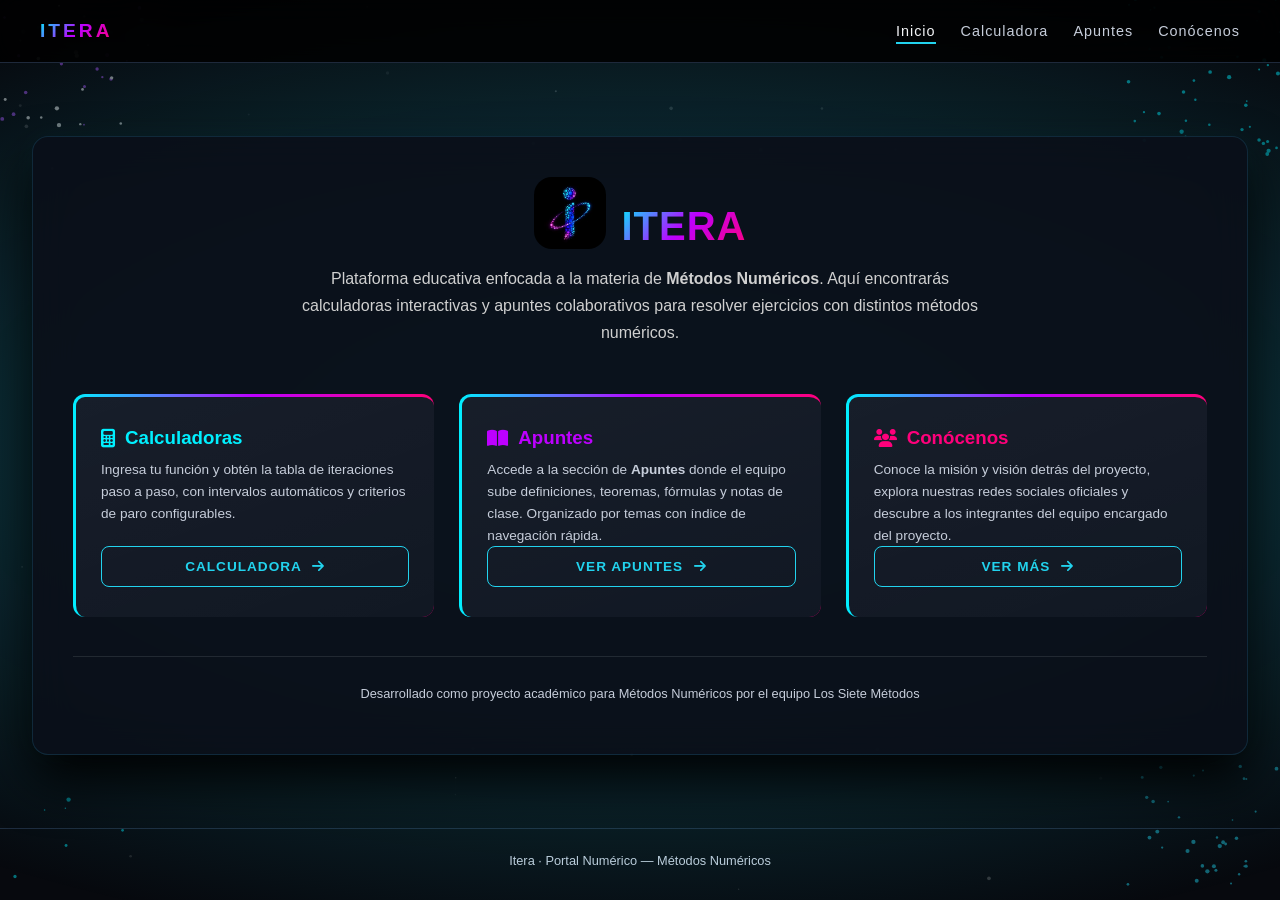
<file: index.html>
<!doctype html>
<html lang="es">
  <head>
    <meta charset="UTF-8" />
    <meta name="viewport" content="width=device-width, initial-scale=1" />
    <title>Itera | Bienvenido</title>
    <link rel="icon" type="image/x-icon" href="img/IteraFavicon.ico" />
    <link rel="icon" type="image/webp" sizes="16x16" href="img/IteraFavicon-16x16.webp" />
    <link rel="icon" type="image/webp" sizes="32x32" href="img/IteraFavicon-32x32.webp" />
    <link rel="apple-touch-icon" href="img/IteraFavicon-180.webp" />
    <link rel="manifest" href="/portal_numerico/site.webmanifest" />
    <meta
      name="description"
      content="Itera: calculadoras interactivas de bisección, punto fijo y Newton-Raphson más apuntes colaborativos de métodos numéricos."
    />
    <link rel="canonical" href="https://luis000-creator.github.io/portal_numerico/" />
    <meta name="theme-color" content="#07090e" />
    <meta property="og:type" content="website" />
    <meta property="og:locale" content="es_MX" />
    <meta property="og:site_name" content="Itera" />
    <meta property="og:title" content="Itera | Métodos Numéricos" />
    <meta
      property="og:description"
      content="Calculadoras interactivas y apuntes colaborativos de métodos numéricos."
    />
    <meta property="og:url" content="https://luis000-creator.github.io/portal_numerico/" />
    <meta
      property="og:image"
      content="https://luis000-creator.github.io/portal_numerico/img/og-cover.webp"
    />
    <meta name="twitter:card" content="summary_large_image" />
    <meta name="twitter:title" content="Itera | Métodos Numéricos" />
    <meta
      name="twitter:description"
      content="Calculadoras interactivas y apuntes colaborativos de métodos numéricos."
    />
    <meta
      name="twitter:image"
      content="https://luis000-creator.github.io/portal_numerico/img/og-cover.webp"
    />
    <meta property="og:image:width" content="1200" />
    <meta property="og:image:height" content="630" />
    <meta property="og:image:type" content="image/png" />
    <meta
      property="og:image:alt"
      content="Itera: calculadoras interactivas y apuntes de métodos numéricos"
    />
    <meta
      name="twitter:image:alt"
      content="Itera: calculadoras interactivas y apuntes de métodos numéricos"
    />

    <link rel="preconnect" href="https://cdnjs.cloudflare.com" crossorigin />
    <link
      rel="preload"
      as="style"
      href="https://cdnjs.cloudflare.com/ajax/libs/font-awesome/6.5.2/css/all.min.css"
    />
    <link
      rel="stylesheet"
      href="https://cdnjs.cloudflare.com/ajax/libs/font-awesome/6.5.2/css/all.min.css"
      integrity="sha384-PPIZEGYM1v8zp5Py7UjFb79S58UeqCL9pYVnVPURKEqvioPROaVAJKKLzvH2rDnI"
      crossorigin="anonymous"
      media="print"
      onload="this.media = 'all'"
    />
    <link rel="stylesheet" href="css/styles.css?v=13" />
  </head>

  <body>
    <canvas id="particle-canvas" aria-hidden="true"></canvas>

    <header>
      <div class="logo-title">Itera</div>
      <ul class="nav-links">
        <li><a href="index.html" class="active-link">Inicio</a></li>
        <li><a href="pages/calculadora.html">Calculadora</a></li>
        <li><a href="pages/apuntes.html">Apuntes</a></li>
        <li><a href="pages/social.html">Conócenos</a></li>
      </ul>
    </header>

    <div class="main-container">
      <div class="container container--landing">
        <div class="landing-brand">
          <img
            class="landing-logo"
            src="img/LogoItera.webp"
            alt="Logotipo de Itera"
            width="72"
            height="72"
          />
          <h1 class="landing-title">Itera</h1>
        </div>

        <div class="subtitle subtitle--landing">
          Plataforma educativa enfocada a la materia de <strong>Métodos Numéricos</strong>. Aquí
          encontrarás calculadoras interactivas y apuntes colaborativos para resolver ejercicios con
          distintos métodos numéricos.
        </div>

        <div class="cards-grid">
          <div class="apunte-card card-landing card-landing--cyan">
            <h2 class="card-title card-title--cyan">
              <i class="fa-solid fa-calculator" aria-hidden="true"></i> Calculadoras
            </h2>
            <p class="card-desc">
              Ingresa tu función y obtén la tabla de iteraciones paso a paso, con intervalos
              automáticos y criterios de paro configurables.
            </p>
            <a href="pages/calculadora.html" class="btn-outline">
              Calculadora <i class="fa-solid fa-arrow-right btn-icon"></i>
            </a>
          </div>

          <div class="apunte-card card-landing card-landing--violet">
            <h2 class="card-title card-title--violet">
              <i class="fa-solid fa-book-open" aria-hidden="true"></i> Apuntes
            </h2>
            <p class="card-desc">
              Accede a la sección de <strong>Apuntes</strong> donde el equipo sube definiciones,
              teoremas, fórmulas y notas de clase. Organizado por temas con índice de navegación
              rápida.
            </p>
            <a href="pages/apuntes.html" class="btn-outline">
              Ver Apuntes <i class="fa-solid fa-arrow-right btn-icon"></i>
            </a>
          </div>

          <div class="apunte-card card-landing card-landing--magenta">
            <h2 class="card-title card-title--magenta">
              <i class="fa-solid fa-users" aria-hidden="true"></i> Conócenos
            </h2>
            <p class="card-desc">
              Conoce la misión y visión detrás del proyecto, explora nuestras redes sociales
              oficiales y descubre a los integrantes del equipo encargado del proyecto.
            </p>
            <a href="pages/social.html" class="btn-outline">
              Ver MÁS <i class="fa-solid fa-arrow-right btn-icon"></i>
            </a>
          </div>
        </div>

        <div class="footer-landing">
          <p>
            Desarrollado como proyecto académico para Métodos Numéricos por el equipo Los Siete
            Métodos
          </p>
        </div>
      </div>
    </div>

    <footer class="site-footer">Itera · Portal Numérico — Métodos Numéricos</footer>

    <script src="js/canvas-animation.js" defer></script>
  </body>
</html>
</file>
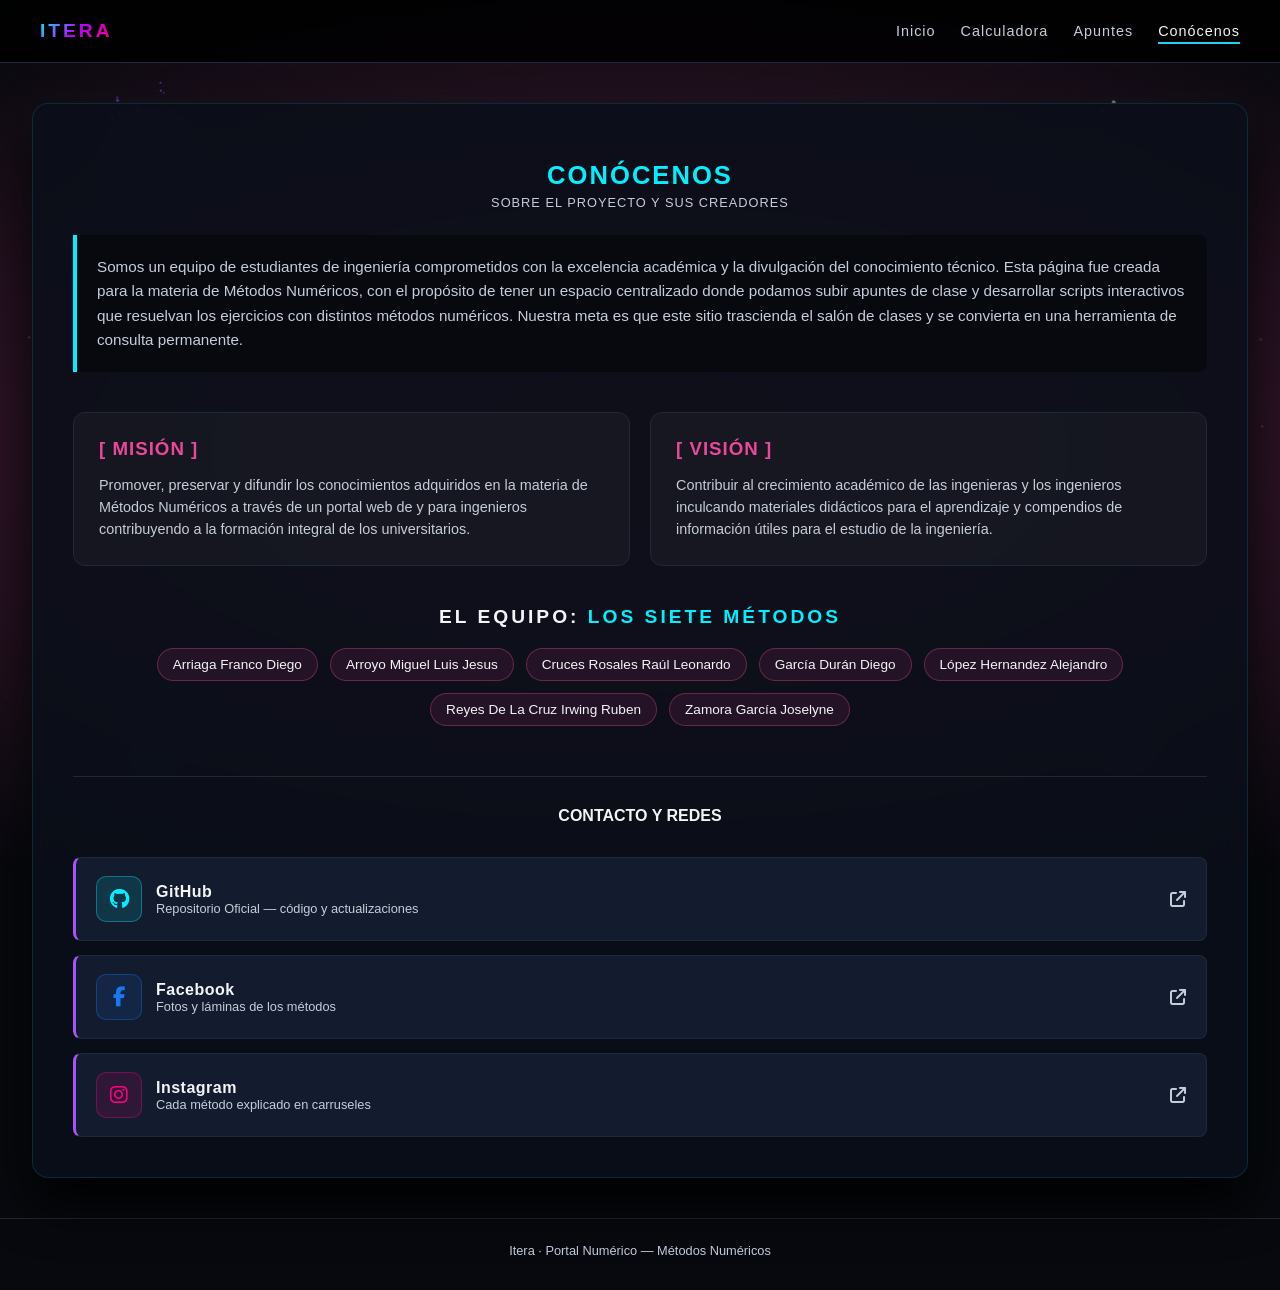
<file: pages/social.html>
<!doctype html>
<html lang="es">
  <head>
    <meta charset="UTF-8" />
    <meta name="viewport" content="width=device-width, initial-scale=1.0" />
    <title>Itera | Conócenos</title>
    <link rel="icon" type="image/x-icon" href="../img/IteraFavicon.ico" />
    <link rel="icon" type="image/webp" sizes="16x16" href="../img/IteraFavicon-16x16.webp" />
    <link rel="icon" type="image/webp" sizes="32x32" href="../img/IteraFavicon-32x32.webp" />
    <link rel="apple-touch-icon" href="../img/IteraFavicon-180.webp" />
    <link rel="manifest" href="/portal_numerico/site.webmanifest" />
    <meta
      name="description"
      content="Conoce al equipo Los Siete Métodos detrás de Itera, su misión y redes oficiales del proyecto."
    />
    <link
      rel="canonical"
      href="https://luis000-creator.github.io/portal_numerico/pages/social.html"
    />
    <meta name="theme-color" content="#07090e" />
    <meta property="og:type" content="website" />
    <meta property="og:locale" content="es_MX" />
    <meta property="og:site_name" content="Itera" />
    <meta property="og:title" content="Itera | Conócenos" />
    <meta
      property="og:description"
      content="Misión, visión y equipo Los Siete Métodos detrás de Itera."
    />
    <meta
      property="og:url"
      content="https://luis000-creator.github.io/portal_numerico/pages/social.html"
    />
    <meta
      property="og:image"
      content="https://luis000-creator.github.io/portal_numerico/img/og-cover.webp"
    />
    <meta name="twitter:card" content="summary_large_image" />
    <meta name="twitter:title" content="Itera | Conócenos" />
    <meta
      name="twitter:description"
      content="Misión, visión y equipo Los Siete Métodos detrás de Itera."
    />
    <meta
      name="twitter:image"
      content="https://luis000-creator.github.io/portal_numerico/img/og-cover.webp"
    />
    <meta property="og:image:width" content="1200" />
    <meta property="og:image:height" content="630" />
    <meta property="og:image:type" content="image/png" />
    <meta
      property="og:image:alt"
      content="Itera: calculadoras interactivas y apuntes de métodos numéricos"
    />
    <meta
      name="twitter:image:alt"
      content="Itera: calculadoras interactivas y apuntes de métodos numéricos"
    />
    <link rel="preconnect" href="https://cdnjs.cloudflare.com" crossorigin />
    <link
      rel="preload"
      as="style"
      href="https://cdnjs.cloudflare.com/ajax/libs/font-awesome/6.5.2/css/all.min.css"
    />
    <link
      rel="stylesheet"
      href="https://cdnjs.cloudflare.com/ajax/libs/font-awesome/6.5.2/css/all.min.css"
      integrity="sha384-PPIZEGYM1v8zp5Py7UjFb79S58UeqCL9pYVnVPURKEqvioPROaVAJKKLzvH2rDnI"
      crossorigin="anonymous"
      media="print"
      onload="this.media = 'all'"
    />
    <link rel="stylesheet" href="../css/styles.css?v=13" />
  </head>

  <body>
    <canvas id="particle-canvas" aria-hidden="true"></canvas>

    <header>
      <div class="logo-title">ITERA</div>
      <ul class="nav-links">
        <li><a href="../index.html">Inicio</a></li>
        <li><a href="calculadora.html">Calculadora</a></li>
        <li><a href="apuntes.html">Apuntes</a></li>
        <li><a href="social.html" class="active-link">Conócenos</a></li>
      </ul>
    </header>

    <div class="main-container">
      <div class="container container--conocenos">
        <h1 class="conocenos-title">CONÓCENOS</h1>
        <div class="subtitle">Sobre el proyecto y sus creadores</div>

        <div class="intro-conocenos">
          <p>
            Somos un equipo de estudiantes de ingeniería comprometidos con la excelencia académica y
            la divulgación del conocimiento técnico. Esta página fue creada para la materia de
            Métodos Numéricos, con el propósito de tener un espacio centralizado donde podamos subir
            apuntes de clase y desarrollar scripts interactivos que resuelvan los ejercicios con
            distintos métodos numéricos. Nuestra meta es que este sitio trascienda el salón de
            clases y se convierta en una herramienta de consulta permanente.
          </p>
        </div>

        <div class="mision-vision-grid">
          <div class="mision-card mision-card--mision">
            <h2 class="mision-title">[ Misión ]</h2>
            <p>
              Promover, preservar y difundir los conocimientos adquiridos en la materia de Métodos
              Numéricos a través de un portal web de y para ingenieros contribuyendo a la formación
              integral de los universitarios.
            </p>
          </div>

          <div class="mision-card mision-card--vision">
            <h2 class="mision-title">[ Visión ]</h2>
            <p>
              Contribuir al crecimiento académico de las ingenieras y los ingenieros inculcando
              materiales didácticos para el aprendizaje y compendios de información útiles para el
              estudio de la ingeniería.
            </p>
          </div>
        </div>

        <div class="equipo-section">
          <h2 class="equipo-title">El Equipo: <span>LOS SIETE MÉTODOS</span></h2>

          <div class="badges-wrap">
            <span class="badge-equipo">Arriaga Franco Diego</span>
            <span class="badge-equipo">Arroyo Miguel Luis Jesus</span>
            <span class="badge-equipo">Cruces Rosales Raúl Leonardo</span>
            <span class="badge-equipo">García Durán Diego</span>
            <span class="badge-equipo">López Hernandez Alejandro</span>
            <span class="badge-equipo">Reyes De La Cruz Irwing Ruben</span>
            <span class="badge-equipo">Zamora García Joselyne</span>
          </div>
        </div>

        <div class="redes-section">
          <h2 class="redes-title">Contacto y Redes</h2>
          <div class="cards-grid redes-cards-grid">
            <a
              href="https://github.com/Luis000-creator/portal_numerico"
              target="_blank"
              rel="noopener"
              class="apunte-card red-card red-card--github"
            >
              <span class="red-icon red-icon--github">
                <i class="fa-brands fa-github" aria-hidden="true"></i>
              </span>
              <span class="red-info">
                <span class="red-info-title">GitHub</span>
                <span class="red-info-desc">Repositorio Oficial — código y actualizaciones</span>
              </span>
              <i class="fa-solid fa-arrow-up-right-from-square red-arrow"></i>
            </a>

            <a
              href="https://www.facebook.com/profile.php?id=61595565714396"
              target="_blank"
              rel="noopener"
              class="apunte-card red-card red-card--facebook"
            >
              <span class="red-icon red-icon--facebook">
                <i class="fa-brands fa-facebook-f" aria-hidden="true"></i>
              </span>
              <span class="red-info">
                <span class="red-info-title">Facebook</span>
                <span class="red-info-desc">Fotos y láminas de los métodos</span>
              </span>
              <i class="fa-solid fa-arrow-up-right-from-square red-arrow"></i>
            </a>

            <a
              href="https://www.instagram.com/itera_fesaragon/"
              target="_blank"
              rel="noopener"
              class="apunte-card red-card red-card--instagram"
            >
              <span class="red-icon red-icon--instagram">
                <i class="fa-brands fa-instagram" aria-hidden="true"></i>
              </span>
              <span class="red-info">
                <span class="red-info-title">Instagram</span>
                <span class="red-info-desc">Cada método explicado en carruseles</span>
              </span>
              <i class="fa-solid fa-arrow-up-right-from-square red-arrow"></i>
            </a>

          </div>
        </div>
      </div>
    </div>

    <footer class="site-footer">Itera · Portal Numérico — Métodos Numéricos</footer>

    <script src="../js/canvas-animation.js" defer></script>
  </body>
</html>
</file>
<file: css/styles.css>
/* ==========================================================================
   PORTAL NUMÉRICO — STYLES.CSS
   ========================================================================== */

/* 01 TOKENS — paleta con significado fijo:
      cian = acción/información · violeta = identidad y Apuntes ·
      magenta = Conócenos · verde = éxito · rojo = error · naranja = aviso ·
      y un color por método numérico (--m-*).
      #FF007B y #BD00FF no son tokens: se escriben a mano solo en el título de
      la landing, las tarjetas Apuntes/Conócenos y los iconos de
      Instagram/TikTok. */
:root {
  --bg-black: #07090e;
  --card-bg: #0d1420;
  --card-bg-2: #131c2e;
  --border-color: #1e293b;
  --text-white: #f3f4f6;
  --text-muted: #c6cdda;
  --text-faint: #8b94a5;
  --accent-cyan: #22d3ee;
  --accent-violet: #a855f7;
  --accent-pink: #ec4899;

  /* Un color por método */
  --m-biseccion: #22d3ee;
  --m-puntofijo: #a855f7;
  --m-newton: #f59e0b;
  --m-taylor: #34d399;
  --m-lagrange-lineal: #ec4899;
  --m-lagrange-poli: #60a5fa;
  --m-simpson: #a3e635;

  /* Geometría y sombras */
  --radius-sm: 8px;
  --radius-md: 10px;
  --radius-lg: 12px;
  --radius-pill: 20px;
  --gap-grid: 25px;
  --gap-grid-sm: 20px;
  --shadow-card: 0 25px 50px rgba(0, 0, 0, 0.9);
  --shadow-neon: 0 0 15px rgba(34, 211, 238, 0.08);
  --shadow-card-hover: 0 10px 20px rgba(0, 0, 0, 0.5), var(--shadow-neon);
}

/* 02 RESET & BASE */
body {
  background-color: var(--bg-black);
  color: var(--text-white);
  font-family: "Segoe UI", Roboto, Helvetica, Arial, sans-serif;
  margin: 0;
  padding: 0;
  overflow-x: hidden;
  position: relative;
  min-height: 100vh;
}

#particle-canvas {
  position: fixed;
  top: 0;
  left: 0;
  width: 100%;
  height: 100%;
  z-index: -1;
}

h1 {
  text-align: center;
  color: var(--text-white);
  font-size: 1.6rem;
  font-weight: 600;
  margin-bottom: 5px;
  letter-spacing: 1px;
}

.subtitle {
  text-align: center;
  color: var(--text-muted);
  font-size: 0.8rem;
  margin-bottom: 25px;
  letter-spacing: 1px;
  text-transform: uppercase;
}

/* Header / Nav */
header {
  background: rgba(0, 0, 0, 0.85);
  backdrop-filter: blur(15px);
  border-bottom: 1px solid var(--border-color);
  padding: 20px 40px;
  display: flex;
  justify-content: space-between;
  align-items: center;
  position: sticky;
  top: 0;
  z-index: 100;
}

.logo-title {
  font-size: 1.2rem;
  color: var(--text-white);
  font-weight: 700;
  letter-spacing: 3px;
  text-transform: uppercase;
  display: flex;
  align-items: center;
  gap: 10px;
}

.landing-brand {
  display: flex;
  align-items: center;
  justify-content: center;
  gap: 16px;
  margin-bottom: 1rem;
}

.landing-brand .landing-title {
  margin-bottom: 0;
}

.landing-logo {
  width: 72px;
  height: 72px;
  border-radius: 18px;
  object-fit: cover;
  flex-shrink: 0;
}

.nav-links {
  display: flex;
  gap: 25px;
  list-style: none;
  margin: 0;
  padding: 0;
}

.nav-links a {
  color: var(--text-muted);
  text-decoration: none;
  font-size: 0.9rem;
  letter-spacing: 1px;
  transition: color 0.3s;
  cursor: pointer;
}

.nav-links a:hover,
.nav-links a.active-link {
  color: var(--text-white);
}

.search-box {
  padding: 8px 15px;
  background: rgba(255, 255, 255, 0.03);
  border: 1px solid var(--border-color);
  border-radius: 20px;
  color: var(--text-white);
  outline: none;
  width: 200px;
  transition: all 0.3s;
}

.search-box:focus {
  border-color: var(--text-white);
  width: 240px;
}

/* Header con buscador (apuntes): grid simétrico para centrado óptico real */
header:has(.search-box) {
  display: grid;
  grid-template-columns: 1fr auto 1fr;
  align-items: center;
  gap: 16px;
}

header:has(.search-box) .logo-title {
  justify-self: start;
}

header:has(.search-box) .search-box {
  justify-self: center;
  margin: 0;
}

header:has(.search-box) .nav-links {
  justify-self: end;
}

/* 03 LAYOUT */
.main-container {
  display: flex;
  justify-content: center;
  align-items: center;
  min-height: calc(100vh - 90px);
  padding: 30px 20px;
  position: relative;
  z-index: 2;
}

.container {
  background: rgba(11, 15, 25, 0.9) !important;
  backdrop-filter: blur(20px);
  border: 1px solid rgba(56, 189, 248, 0.15) !important;
  border-radius: 16px;
  padding: 40px;
  width: 100%;
  max-width: 650px;
  box-shadow: 0 25px 50px rgba(0, 0, 0, 0.95), 0 0 30px rgba(34, 211, 238, 0.05) !important;
  max-height: 85vh;
  overflow-y: auto;
}

.container--landing {
  max-width: 800px;
  margin: 0 auto;
  text-align: center;
}

.container--conocenos {
  max-width: 850px;
}

.landing-title {
  font-size: 2.5rem;
  margin-bottom: 1rem;
  background: linear-gradient(135deg, #00f0ff, #bd00ff, #ff007b);
  -webkit-background-clip: text;
  -webkit-text-fill-color: transparent;
  background-clip: text;
  text-transform: uppercase;
}

.cards-grid {
  display: grid;
  grid-template-columns: repeat(auto-fit, minmax(240px, 1fr));
  gap: var(--gap-grid-sm);
  margin-top: 2rem;
  text-align: left;
}

.form-row {
  display: flex;
  gap: 10px;
}

.table-scroll {
  overflow-x: auto;
}

object.visor-pdf {
  width: 100%;
  /* 70vh: con la tarjeta a todo el ancho, 500px fijos cortaban el PDF en
          pantallas bajas */
  height: 70vh;
}

/* 04 COMPONENTS */
.form-group {
  margin-bottom: 22px;
}

label {
  display: block;
  margin-bottom: 6px;
  font-size: 0.75rem;
  color: var(--text-muted);
  text-transform: uppercase;
  letter-spacing: 1.5px;
}

/* Base form controls — estructura común */
input,
select,
textarea {
  width: 100%;
  box-sizing: border-box;
  font-size: 0.95rem;
  transition: border-color 0.3s;
  color: var(--text-white);
}

/* Modern glow para text/number/select (deduplica bloque anterior) */
input[type="text"], 
input[type="number"], 
select {
  background: rgba(30, 41, 59, 0.65) !important;
  border: 1px solid rgba(148, 163, 184, 0.2) !important;
  color: #f8fafc !important;
  border-radius: 8px !important;
  padding: 12px 14px !important;
  font-family: 'Segoe UI', monospace;
  transition: all 0.3s ease !important;
}

textarea {
  padding: 10px 14px;
  background: rgba(255, 255, 255, 0.03);
  border: 1px solid var(--border-color);
  border-radius: var(--radius-sm);
}

select option {
  background-color: #121212;
  color: #ffffff;
  padding: 10px;
}

input:focus,
select:focus,
textarea:focus {
  border-color: var(--text-white);
  outline: none;
}

input[type="text"]:focus, 
input[type="number"]:focus, 
select:focus {
  /* background-color y NO el shorthand `background`: el shorthand resetea
          background-size/position/repeat y el SVG del chevron se repetía por todo
          el campo (y en Bisección desaparecía) */
  background-color: rgba(30, 41, 59, 0.9) !important;
  border-color: #38bdf8 !important;
  box-shadow: 0 0 15px rgba(56, 189, 248, 0.3), inset 0 2px 4px rgba(0, 0, 0, 0.5) !important;
  outline: none;
}

/* Ocultar spinners number */
input[type="number"]::-webkit-inner-spin-button,
input[type="number"]::-webkit-outer-spin-button {
  -webkit-appearance: none;
  margin: 0;
}

input[type="number"] {
  -moz-appearance: textfield;
}

button {
  width: 100%;
  padding: 13px;
  background: var(--text-white);
  color: var(--bg-black);
  border: none;
  border-radius: var(--radius-sm);
  font-weight: 700;
  font-size: 0.85rem;
  text-transform: uppercase;
  letter-spacing: 2px;
  cursor: pointer;
  transition:
    opacity 0.3s,
    transform 0.2s;
  margin-top: 10px;
}

button:hover {
  opacity: 0.85;
  transform: translateY(-1px);
}

/* Botón principal (Calcular / Publicar): degradado cian con paradas
      separadas para que se note */
button[type="submit"] {
  background: linear-gradient(135deg, #00F0FF 0%, #0891B2 55%, #155E75 100%) !important;
  color: #06222b !important;
  border: none !important;
  border-radius: 8px !important;
  font-weight: 700;
  font-size: 0.85rem;
  text-transform: uppercase;
  letter-spacing: 2px;
  padding: 14px !important;
  box-shadow: 0 4px 20px rgba(34, 211, 238, 0.35);
  transition: all 0.3s ease !important;
  cursor: pointer;
  /* nowrap: el texto no se parte en 2 líneas dentro del propio botón */
  white-space: nowrap;
}

button[type="submit"]:hover {
  transform: translateY(-2px) !important;
  box-shadow: 0 6px 25px rgba(34, 211, 238, 0.55) !important;
  opacity: 1 !important;
}

/* Fila de acciones del formulario: submit principal + Graficar secundario */
.form-actions {
  display: flex;
  gap: 10px;
}

.form-actions > button {
  flex: 1;
  width: auto;
}

/* Botón secundario "Graficar" (gráfica independiente del método activo):
   outline cian, el mismo lenguaje que el resto de secundarios */
button.btn-graficar {
  background: transparent;
  color: #22d3ee;
  border: 1px solid #22d3ee;
  font-weight: 600;
}

button.btn-graficar:hover {
  background: rgba(34, 211, 238, 0.12);
}

.procedure-table {
  width: 100%;
  margin-top: 20px;
  border-collapse: collapse;
  font-size: 0.8rem;
}

.procedure-table th,
.procedure-table td {
  border: 1px solid var(--border-color);
  padding: 8px;
  text-align: center;
}

.procedure-table th {
  background: rgba(255, 255, 255, 0.05);
  color: var(--text-white);
}

/* Card base — alias .apunte-card mantiene compatibilidad con JS (js/apuntes.js) */
.apunte-card,
.card {
  background: rgba(255, 255, 255, 0.02);
  border: 1px solid var(--border-color);
  padding: 15px;
  border-radius: var(--radius-sm);
  margin-bottom: 15px;
  scroll-margin-top: 20px;
  transition: all 0.3s ease; 
}

.apunte-card h3,
.apunte-card h4,
.card h3,
.card h4 {
  margin: 0 0 5px 0;
  color: var(--text-white);
}

.apunte-card p,
.card p {
  margin: 0;
  color: var(--text-muted);
  font-size: 0.85rem;
}

.file-upload-label {
  display: block;
  padding: 12px 15px;
  background: rgba(255, 255, 255, 0.03);
  border: 1px dashed var(--text-muted);
  border-radius: var(--radius-sm);
  color: var(--text-muted);
  text-align: center;
  cursor: pointer;
  font-size: 0.9rem;
  transition: all 0.3s ease;
}

.file-upload-label:hover {
  border-color: var(--text-white);
  color: var(--text-white);
  background: rgba(255, 255, 255, 0.08);
}

/* 05 PAGES — LANDING */
.subtitle--landing {
  font-size: 1rem;
  margin: 0 auto 2.5rem auto;
  max-width: 700px;
  text-align: center;
  text-transform: none;
  letter-spacing: 0;
  line-height: 1.7;
  color: #d0d0d0;
}

.footer-landing {
  /* 4.5rem de aire dejaban un tercio de tarjeta vacío en móvil */
  margin-top: 1.5rem;
  padding-top: 1rem;
  border-top: 1px solid rgba(255, 255, 255, 0.1);
  color: var(--text-muted);
  font-size: 0.8rem;
  text-align: center;
}

.card-landing {
  padding: 30px 25px;
  border-radius: var(--radius-lg);
  display: flex;
  flex-direction: column;
  transition: all 0.3s ease;
}

/* .card-landing--cyan/--violet/--magenta sin border-left: el borde en
      degradado lo pone .card-landing como pieza única (doble fondo); piezas
      separadas no doblan la esquina */

.card-title {
  margin-bottom: 10px;
  display: flex;
  align-items: center;
  gap: 10px;
  font-size: 1.17em;
  font-weight: bold;
  margin-top: 0;
}

.card-title--cyan {
  color: #00f0ff;
}

.card-title--violet {
  color: #bd00ff;
}

.card-title--magenta {
  color: #ff007b;
}

.card-desc {
  color: #a0a0a0;
  margin-bottom: 25px;
  font-size: 0.95rem;
  line-height: 1.6;
  flex-grow: 1;
  text-align: left;
  hyphens: none;
}

.btn-outline {
  display: inline-block;
  padding: 12px 20px;
  background: transparent;
  border: 1px solid #22d3ee;
  color: #22d3ee;
  text-decoration: none;
  border-radius: var(--radius-sm);
  font-weight: 700;
  font-size: 0.85rem;
  text-transform: uppercase;
  letter-spacing: 1px;
  transition: all 0.3s;
  margin-top: auto;
  text-align: center;
}

/* Landing scoped grid & hover — solo landing */
.container--landing .cards-grid {
  gap: var(--gap-grid);
  margin-top: 3rem;
}

.card-landing:hover {
  transform: translateY(-5px);
  box-shadow: var(--shadow-card-hover);
  /* hover con las mismas TRES capas que en reposo: una capa rgba sola borraba
          el borde en degradado y sin la capa opaca el degradado se veía dentro */
  background:
    linear-gradient(rgba(255, 255, 255, 0.05), rgba(255, 255, 255, 0.05)) padding-box,
    linear-gradient(var(--card-bg), var(--card-bg)) padding-box,
    linear-gradient(90deg, #00f0ff, #bd00ff, #ff007b) border-box;
}

/* 05 PAGES — CALCULADORA */
.preview-fx {
  min-height: 40px;
  margin-top: 10px;
  color: var(--accent-cyan);
  text-align: center;
}

.error-box {
  margin-top: 20px;
  color: #f43f5e;
  text-align: center;
}

.info-box {
  margin-top: 15px;
  padding: 12px 16px;
  border-radius: var(--radius-sm);
  text-align: center;
  font-size: 0.9rem;
  line-height: 1.5;
}

.info-box--info {
  background: rgba(0, 240, 255, 0.08);
  border-left: 3px solid #00f0ff;
  color: #00f0ff;
}

.info-box--exito {
  background: rgba(52, 211, 153, 0.08);
  border-left: 3px solid #34d399;
  color: #34d399;
}

.result-container {
  margin-top: 30px;
}

.result-divider {
  height: 2px;
  background: linear-gradient(90deg, transparent, rgba(0, 240, 255, 0.3), transparent);
  margin-bottom: 20px;
  border-radius: 1px;
}

.result-title {
  margin-bottom: 15px;
  color: var(--text-white);
  font-size: 1rem;
  text-transform: uppercase;
  letter-spacing: 2px;
  display: flex;
  align-items: center;
  gap: 10px;
}

.result-title::before {
  content: '';
  width: 3px;
  height: 20px;
  background: #00f0ff;
  border-radius: 2px;
  box-shadow: 0 0 10px #00f0ff;
}

.grafica-canvas {
  width: 100%;
  height: 280px;
  display: block;
  background: rgba(0, 0, 0, 0.35);
  border: 1px solid var(--border-color);
  border-radius: var(--radius-md);
}

.resumen-container {
  margin-top: 20px;
  padding: 20px;
  background: rgba(34, 211, 238, 0.03);
  border: 1px solid rgba(34, 211, 238, 0.15);
  border-left: 3px solid var(--accent-cyan);
  border-radius: var(--radius-md);
  box-shadow: 0 0 20px rgba(34, 211, 238, 0.05);
}

.resumen-grid {
  display: grid;
  grid-template-columns: repeat(4, 1fr);
  gap: 10px;
}

.resumen-card {
  display: flex;
  flex-direction: column;
  align-items: center;
  padding: 14px 10px;
  background: rgba(255, 255, 255, 0.02);
  border: 1px solid rgba(255, 255, 255, 0.06);
  border-radius: var(--radius-sm);
  text-align: center;
  transition: all 0.3s ease;
  position: relative;
  overflow: hidden;
}

.resumen-card::before {
  content: '';
  position: absolute;
  top: 0;
  left: 0;
  right: 0;
  height: 2px;
  background: linear-gradient(90deg, transparent, rgba(0, 240, 255, 0.3), transparent);
  opacity: 0;
  transition: opacity 0.3s;
}

.resumen-card:hover::before {
  opacity: 1;
}

.resumen-card--raiz {
  border-left: 2px solid rgba(255, 255, 255, 0.15);
  background: rgba(255, 255, 255, 0.02);
}

.resumen-card--criterio {
  grid-column: 1 / -1;
  flex-direction: row;
  justify-content: space-between;
  padding: 12px 16px;
  margin-top: 5px;
  border-top: 1px solid rgba(255, 255, 255, 0.06);
  background: rgba(168, 85, 247, 0.03);
  border-left: 2px solid #a855f7;
}

/* ESTADO a todo el ancho (banner de éxito/aviso/error), no huérfano en la
      primera columna de la fila de 4 */
.resumen-card--estado {
  grid-column: 1 / -1;
  flex-direction: row;
  justify-content: space-between;
  align-items: center;
  padding: 12px 16px;
  margin-top: 5px;
}

.resumen-icon {
  font-size: 1.2rem;
  color: var(--accent-cyan);
  margin-bottom: 6px;
  display: flex;
  align-items: center;
  justify-content: center;
}

.resumen-card--criterio .resumen-icon {
  margin-bottom: 0;
  margin-right: 10px;
  font-size: 1rem;
}

/* =========================================
   DASHBOARD DE RESULTADOS MULTICOLOR
   Identidad por tarjeta: cian, magenta, violeta, esmeralda
   ========================================= */
/* Tarjeta 1: Raíz Aproximada (morado) */
.resumen-card:nth-child(1) { border-top: 3px solid #a855f7; }
.resumen-card:nth-child(1) i { color: #a855f7; }
/* Tarjeta 2: f(x) Final (Rosa / Magenta Neón) */
.resumen-card:nth-child(2) { border-top: 3px solid #f43f5e; }
.resumen-card:nth-child(2) i { color: #f43f5e; }
/* Tarjeta 3: Iteraciones (Cian) */
.resumen-card:nth-child(3) { border-top: 3px solid #22d3ee; }
.resumen-card:nth-child(3) i { color: #22d3ee; }
/* Tarjeta 4: Ea Final (Esmeralda / Verde Éxito) */
.resumen-card:nth-child(4) { border-top: 3px solid #34d399; }
.resumen-card:nth-child(4) i { color: #34d399; }

.resumen-label {
  font-size: 0.65rem;
  color: var(--text-muted);
  text-transform: uppercase;
  letter-spacing: 1.5px;
  margin-bottom: 6px;
}

.resumen-value {
  font-size: 0.9rem;
  color: var(--text-white);
  font-weight: 700;
  font-family: "Segoe UI", monospace;
  white-space: nowrap;
}

.resumen-value--small {
  font-size: 0.85rem;
  font-weight: 400;
}

/* =========================================
   BOTÓN MINIMALISTA DE PORTAPAPELES (ARRIBA DERECHA)
   ========================================= */
.btn-icon-clipboard {
  background: rgba(34, 211, 238, 0.08);
  border: 1px solid rgba(34, 211, 238, 0.25);
  color: #22d3ee;
  width: 36px;
  height: 36px;
  padding: 0;
  box-sizing: border-box;
  border-radius: 8px;
  display: inline-flex;
  align-items: center;
  justify-content: center;
  cursor: pointer;
  transition: all 0.25s ease;
  font-size: 0.95rem;
  margin-top: 0 !important;
}

.btn-icon-clipboard:hover {
  background: rgba(34, 211, 238, 0.2);
  border-color: #22d3ee;
  transform: translateY(-1px);
  box-shadow: 0 2px 10px rgba(34, 211, 238, 0.3);
  color: #ffffff;
}

/* =========================================
   BOTÓN DE EXPORTAR A EXCEL (ABAJO DERECHA)
   ========================================= */
.btn-export {
  background: rgba(52, 211, 153, 0.08) !important;
  border: 1px solid rgba(52, 211, 153, 0.3) !important;
  color: #34d399 !important;
  padding: 8px 16px !important;
  border-radius: 8px !important;
  font-size: 0.78rem !important;
  font-weight: 600;
  text-transform: uppercase;
  letter-spacing: 1px;
  cursor: pointer;
  transition: all 0.25s ease;
  display: inline-flex;
  align-items: center;
  gap: 8px;
  width: auto !important;
  margin-top: 0 !important;
}

.btn-export:hover {
  background: rgba(52, 211, 153, 0.2) !important;
  border-color: #34d399 !important;
  box-shadow: 0 4px 15px rgba(52, 211, 153, 0.2) !important;
  color: #ffffff !important;
}

.preview-fx--invalid {
  color: #ff884d;
  font-size: 0.85rem;
}

.preview-fx--valid {
  color: #34d399;
  font-size: 0.85rem;
}

/* =========================================
   1. EJEMPLOS RÁPIDOS CENTRADOS Y ARMONIOSOS
   ========================================= */
.examples-container {
    margin: 10px 0 20px 0;
    padding: 14px;
    background: rgba(15, 23, 42, 0.6);
    border-radius: var(--radius-md);
    border: 1px solid rgba(56, 189, 248, 0.15);
    text-align: center;
}

.examples-label {
    display: block;
    font-size: 0.72rem;
    color: var(--accent-cyan);
    text-transform: uppercase;
    letter-spacing: 1.5px;
    margin-bottom: 10px;
    font-weight: 700;
}

.chip-group {
    display: flex;
    flex-wrap: wrap;
    gap: 8px;
    align-items: center;
    justify-content: center !important;
}

/* Píldoras de ejemplo estilizadas */
form button.btn-chip,
button.btn-chip {
    width: max-content !important;
    flex: 0 0 auto !important;
    display: inline-flex !important;
    align-items: center;
    justify-content: center;
    background: rgba(34, 211, 238, 0.08) !important;
    border: 1px solid rgba(34, 211, 238, 0.3) !important;
    color: #38bdf8 !important;
    padding: 6px 14px !important;
    border-radius: 20px !important;
    font-size: 0.78rem !important;
    font-family: 'Segoe UI', monospace !important;
    cursor: pointer !important;
    margin-top: 0 !important;
    transition: all 0.25s ease !important;
}

button.btn-chip:hover {
    background: rgba(34, 211, 238, 0.2) !important;
    border-color: #22d3ee !important;
    transform: translateY(-2px) !important;
    box-shadow: 0 4px 12px rgba(34, 211, 238, 0.25) !important;
    color: #ffffff !important;
}

/* Vista móvil de tabla tipo tarjeta cyberpunk */
@media (max-width: 600px) {
  .procedure-table {
    display: block;
  }

  .procedure-table thead {
    display: none;
  }

  .procedure-table,
  .procedure-table tbody,
  .procedure-table tr,
  .procedure-table td {
    display: block;
    width: 100%;
    box-sizing: border-box;
  }

  .procedure-table tbody tr {
    background: rgba(15, 23, 42, 0.95);
    border: 1px solid rgba(168, 85, 247, 0.25);
    border-radius: 12px;
    margin-bottom: 14px;
    padding: 14px 16px;
    box-shadow: 0 8px 20px rgba(0, 0, 0, 0.6);
  }

  .procedure-table tbody td {
    display: flex;
    justify-content: space-between;
    align-items: center;
    padding: 6px 0;
    border: none;
    border-bottom: 1px solid rgba(255, 255, 255, 0.04);
    font-size: 0.85rem;
    font-family: 'Segoe UI', monospace;
    color: #f3f4f6;
  }

  .procedure-table tbody td::before {
    content: attr(data-label);
    color: var(--text-muted);
    font-size: 0.7rem;
    text-transform: uppercase;
    letter-spacing: 0.5px;
    margin-right: 10px;
    min-width: 70px;
  }

  .procedure-table tbody td:last-child {
    border-bottom: none;
  }

  /* Primera fila (Iteración) como título de la tarjeta */
  .procedure-table tbody td:nth-child(1) {
    font-weight: 700;
    color: #a855f7;
    font-size: 0.9rem;
    border-bottom: 1px solid rgba(168, 85, 247, 0.25);
    padding-bottom: 8px;
    margin-bottom: 6px;
    text-transform: uppercase;
    letter-spacing: 1px;
  }
}

.form-group--flex1 {
  flex: 1;
}

/* 05 PAGES — APUNTES */
.form-apunte {
  margin-bottom: 25px;
  border-bottom: 1px solid var(--border-color);
  padding-bottom: 20px;
}

/* Subida de apuntes deshabilitada: el form queda en el HTML pero oculto.
   Regla explícita para que ningún reset lo vuelva a mostrar. */
.form-apunte[hidden] {
  display: none !important;
}

.form-apunte h2.form-apunte-title,
.form-apunte h4 {
  margin-bottom: 10px;
  color: var(--text-white);
  font-size: 1rem;
  font-weight: 600;
}

.visually-hidden {
  position: absolute;
  width: 1px;
  height: 1px;
  padding: 0;
  margin: -1px;
  overflow: hidden;
  clip: rect(0, 0, 0, 0);
  white-space: nowrap;
  border: 0;
}

.apuntes-vacio {
  color: var(--text-muted);
  font-size: 0.85rem;
  text-align: center;
  padding: 16px;
  border: 1px dashed var(--border-color);
  border-radius: var(--radius-sm);
}

.apuntes-vacio--busqueda {
  border-color: rgba(168, 85, 247, 0.35);
  background: rgba(168, 85, 247, 0.06);
}

/* Skeletons de carga para la lista de apuntes */
.apunte-skeleton {
  pointer-events: none;
  user-select: none;
}

.skeleton {
  border-radius: 4px;
  background: linear-gradient(
    90deg,
    rgba(255, 255, 255, 0.04) 25%,
    rgba(255, 255, 255, 0.1) 50%,
    rgba(255, 255, 255, 0.04) 75%
  );
  background-size: 200% 100%;
  animation: skeleton-loading 1.5s infinite ease-in-out;
}

.skeleton-line {
  height: 14px;
  margin-top: 10px;
}

.skeleton-line--title {
  height: 20px;
  width: 60%;
}

.skeleton-line--full {
  width: 100%;
}

.skeleton-line--mid {
  width: 80%;
}

.skeleton-meta {
  height: 12px;
  width: 40%;
  margin-top: 12px;
}

@keyframes skeleton-loading {
  0% {
    background-position: 200% 0;
  }
  100% {
    background-position: -200% 0;
  }
}

@media (prefers-reduced-motion: reduce) {
  .skeleton {
    animation: none;
  }
}

#termino-busqueda {
  color: var(--text-white);
  font-weight: 700;
  word-break: break-word;
}

/* 05 PAGES — SOCIAL / CONÓCENOS */
.conocenos-title {
  color: #00f0ff;
  letter-spacing: 2px;
}

.intro-conocenos {
  margin-bottom: 40px;
  padding: 20px;
  background: rgba(0, 0, 0, 0.4);
  border-left: 4px solid #00f0ff;
  border-radius: 0 var(--radius-sm) var(--radius-sm) 0;
}

.intro-conocenos p {
  color: var(--text-muted);
  line-height: 1.6;
  margin: 0;
  font-size: 0.95rem;
  text-align: left;
}

.mision-vision-grid {
  display: grid;
  grid-template-columns: repeat(auto-fit, minmax(300px, 1fr));
  gap: 20px;
  margin-bottom: 40px;
}

.mision-card {
  background: rgba(255, 255, 255, 0.03);
  border: 1px solid var(--border-color);
  padding: 25px;
  border-radius: var(--radius-lg);
}

.mision-card h2.mision-title,
.mision-card h3 {
  margin-top: 0;
  margin-bottom: 15px;
  text-transform: uppercase;
  letter-spacing: 1px;
  font-size: 1.17em;
  font-weight: bold;
}

/* Títulos Misión/Visión: magenta de la sección, no violeta */
.mision-card--mision h2.mision-title,
.mision-card--mision h3 {
  color: var(--accent-pink);
}

.mision-card--vision h2.mision-title,
.mision-card--vision h3 {
  color: var(--accent-pink);
}

.mision-card p {
  color: var(--text-muted);
  font-size: 0.9rem;
  line-height: 1.5;
  margin: 0;
}

.equipo-section {
  margin-bottom: 50px;
  text-align: center;
}

.equipo-title {
  color: var(--text-white);
  font-size: 1.2rem;
  text-transform: uppercase;
  letter-spacing: 3px;
  margin-bottom: 20px;
}

.equipo-title span {
  color: #00f0ff;
}

.badges-wrap {
  display: flex;
  flex-wrap: wrap;
  justify-content: center;
  gap: 12px;
}

/* Pills del equipo: tinte magenta de la sección */
.badge-equipo {
  padding: 8px 15px;
  background: rgba(236, 72, 153, 0.1);
  border: 1px solid rgba(236, 72, 153, 0.35);
  color: var(--text-white);
  border-radius: var(--radius-pill);
  font-size: 0.85rem;
}

.badge-equipo:hover {
  border-color: var(--accent-pink);
  box-shadow: 0 0 16px rgba(236, 72, 153, 0.3);
}

.redes-section {
  border-top: 1px solid var(--border-color);
  padding-top: 30px;
}

.redes-section h2.redes-title,
.redes-section h3 {
  text-align: center;
  margin-top: 0;
  margin-bottom: 20px;
  font-size: 1rem;
  color: var(--text-white);
  text-transform: uppercase;
}

.redes-cards-grid {
  margin-top: 2rem;
  grid-template-columns: 1fr;
  gap: 14px;
}

.red-card {
  display: flex;
  align-items: center;
  gap: 14px;
  padding: 18px 20px;
  text-decoration: none;
  margin-bottom: 0;
  transition: all 0.3s ease;
}

.red-card:hover {
  transform: translateY(-5px);
  box-shadow: var(--shadow-card-hover);
  background: rgba(255, 255, 255, 0.05);
}

.red-card--github {
  border-left: 3px solid #00f0ff;
}

.red-card--facebook {
  border-left: 3px solid #1877f2;
}

.red-card--instagram {
  border-left: 3px solid #ff007b;
}

.red-card--tiktok {
  border-left: 3px solid #bd00ff;
}

.red-icon {
  width: 44px;
  height: 44px;
  display: grid;
  place-items: center;
  border-radius: var(--radius-md);
  font-size: 1.25rem;
  flex-shrink: 0;
}

.red-icon--github {
  background: rgba(0, 240, 255, 0.12);
  border: 1px solid rgba(0, 240, 255, 0.35);
  color: #00f0ff;
}

.red-icon--facebook {
  background: rgba(24, 119, 242, 0.12);
  border: 1px solid rgba(24, 119, 242, 0.35);
  color: #1877f2;
}

.red-icon--instagram {
  background: rgba(255, 0, 123, 0.12);
  border: 1px solid rgba(255, 0, 123, 0.35);
  color: #ff007b;
}

.red-icon--tiktok {
  background: rgba(189, 0, 255, 0.12);
  border: 1px solid rgba(189, 0, 255, 0.35);
  color: #bd00ff;
}

.red-info {
  text-align: left;
}

.red-info-title {
  display: block;
  color: var(--text-white);
  font-weight: 700;
  letter-spacing: 0.5px;
}

.red-info-desc {
  display: block;
  color: var(--text-muted);
  font-size: 0.8rem;
}

.red-arrow {
  margin-left: auto;
  color: var(--text-muted);
}

/* 06 UTILITIES */
.btn-icon {
  margin-left: 6px;
}

.icon-left {
  margin-right: 8px;
}

.icon-left-sm {
  margin-right: 6px;
}

/* 07 RESPONSIVE */
@media (max-width: 768px) {
  header {
    flex-direction: column;
    align-items: stretch;
    gap: 12px;
    padding: 15px 20px;
  }

  header:has(.search-box) {
    grid-template-columns: 1fr;
    justify-items: stretch;
  }

  header:has(.search-box) .logo-title,
  header:has(.search-box) .search-box,
  header:has(.search-box) .nav-links {
    justify-self: stretch;
  }

  .nav-links {
    flex-wrap: wrap;
    justify-content: space-around;
    gap: 10px;
  }

  .search-box {
    width: 100% !important;
  }

  .search-box:focus {
    width: 100% !important;
  }

  .main-container {
    padding: 20px 12px;
    align-items: flex-start;
  }

  .container {
    padding: 20px 15px;
    margin: 10px;
    max-height: none;
  }

  .form-group {
    margin-bottom: 12px;
  }

  .landing-title {
    font-size: 1.8rem;
  }

  .cards-grid {
    grid-template-columns: 1fr;
  }

  .form-row {
    flex-direction: column;
  }

  .resumen-grid {
    grid-template-columns: repeat(2, 1fr);
  }

  object.visor-pdf {
    /* 60vh en móvil: 350px fijos eran menos que la mitad de pantalla en
              teléfonos altos */
    height: 60vh;
  }
}

@media (max-width: 480px) {
  .logo-title {
    font-size: 1rem;
    letter-spacing: 2px;
  }

  .nav-links {
    gap: 12px;
  }

  .nav-links a {
    font-size: 0.8rem;
  }

  .container {
    padding: 20px 15px;
  }

  h1 {
    font-size: 1.3rem;
  }

  .landing-title {
    font-size: 1.5rem;
  }

  .procedure-table {
    font-size: 0.7rem;
  }

  .procedure-table th,
  .procedure-table td {
    padding: 6px 4px;
  }
}

/* =========================================
   ESTILIZACIÓN DEL MENÚ DESPLEGABLE (SELECT)
   ========================================= */
select {
    /* Elimina el estilo nativo del sistema operativo */
    appearance: none !important;
    -webkit-appearance: none !important;
    -moz-appearance: none !important;

    /* Combina el SVG (URL-codificado) con el fondo negro transparente */
    background: url("data:image/svg+xml,%3Csvg xmlns='http://www.w3.org/2000/svg' viewBox='0 0 24 24' fill='%2322d3ee'%3E%3Cpath d='M7 10l5 5 5-5z'/%3E%3C/svg%3E") no-repeat right 12px center, rgba(0, 0, 0, 0.4) !important;

    padding-right: 40px !important;
    cursor: pointer;
}

/* Color de fondo para las opciones */
select option {
    background-color: #121212;
    color: #ffffff;
    padding: 12px;
}

select:hover, select:focus {
    border-color: var(--accent-cyan) !important;
}

/* =========================================
   NUEVOS MÉTODOS: Taylor, Lagrange, Simpson
   ========================================= */

/* --- Procedimiento en LaTeX (KaTeX) --- */
.procedimiento-katex {
  margin: 18px 0 6px 0;
  padding: 18px 16px;
  background: rgba(255, 255, 255, 0.02);
  border: 1px solid rgba(34, 211, 238, 0.15);
  border-left: 3px solid var(--accent-cyan);
  border-radius: var(--radius-md);
  overflow-x: auto;
  text-align: center;
  font-size: 1.05rem;
  color: var(--text-main, #fff);
}

.procedimiento-katex .katex-display {
  margin: 0.4em 0;
  overflow-x: auto;
  overflow-y: hidden;
  padding: 4px 0;
}

/* --- Tabla dinámica de puntos (Interpolación Polinomial) --- */
.tabla-puntos {
  display: flex;
  flex-direction: column;
  gap: 8px;
  margin-bottom: 10px;
}

.punto-fila {
  display: flex;
  align-items: center;
  gap: 8px;
}

.punto-indice {
  flex: 0 0 auto;
  min-width: 34px;
  padding: 6px 8px;
  font-size: 0.75rem;
  font-weight: 700;
  letter-spacing: 1px;
  color: var(--accent-cyan);
  background: rgba(0, 240, 255, 0.06);
  border: 1px solid rgba(0, 240, 255, 0.2);
  border-radius: var(--radius-sm);
  text-align: center;
}

.punto-fila input {
  flex: 1 1 0;
  min-width: 0;
}

.btn-quitar-punto {
  flex: 0 0 auto;
  width: 34px;
  height: 34px;
  padding: 0;
  background: rgba(244, 63, 94, 0.10);
  border: 1px solid rgba(244, 63, 94, 0.35);
  border-radius: var(--radius-sm);
  color: #f43f5e;
  font-size: 1.1rem;
  line-height: 1;
  cursor: pointer;
  transition: all 0.2s ease;
}

.btn-quitar-punto:hover {
  background: rgba(244, 63, 94, 0.25);
  box-shadow: 0 0 10px rgba(244, 63, 94, 0.35);
}

.btn-agregar-punto {
  display: inline-flex;
  align-items: center;
  gap: 8px;
  padding: 9px 16px;
  background: rgba(0, 240, 255, 0.06);
  border: 1px dashed rgba(0, 240, 255, 0.4);
  border-radius: var(--radius-sm);
  color: var(--accent-cyan);
  font-size: 0.85rem;
  cursor: pointer;
  transition: all 0.2s ease;
}

.btn-agregar-punto:hover {
  background: rgba(0, 240, 255, 0.14);
  box-shadow: 0 0 12px rgba(0, 240, 255, 0.25);
}

/* --- Tarjetas de estado del criterio de paro --- */
.resumen-card--ok {
  border-color: rgba(52, 211, 153, 0.45);
  background: rgba(52, 211, 153, 0.06);
}

.resumen-card--ok .resumen-icon,
.resumen-card--ok .resumen-value {
  color: #34d399;
}

.resumen-card--warn {
  border-color: rgba(255, 136, 77, 0.45);
  background: rgba(255, 136, 77, 0.06);
}

.resumen-card--warn .resumen-icon,
.resumen-card--warn .resumen-value {
  color: #ff884d;
}

/* Más de 4 tarjetas (Taylor muestra 6): pasan a 3 columnas */
.resumen-grid--6 {
  grid-template-columns: repeat(3, 1fr);
}

/* --- Responsive: filas de puntos en pantallas pequeñas --- */
@media (max-width: 640px) {
  .procedimiento-katex {
    /* 0.8rem: P3(x) de exp(x) cabe en 390px; overflow-x: auto de respaldo */
    font-size: 0.8rem;
    padding: 14px 10px;
  }

  .punto-fila {
    flex-wrap: wrap;
  }

  .punto-fila input {
    flex: 1 1 40%;
  }

  .btn-quitar-punto {
    margin-left: auto;
  }
}

/* Estado/criterio: break-word en vez de anywhere — solo rompe si la palabra
      entera no cabe, nunca a mitad de un número (0.051615|24) */
.resumen-card .resumen-value--small,
.resumen-card--criterio .resumen-value {
  white-space: normal;
  overflow-wrap: break-word;
  word-break: break-word;
  text-align: center;
  line-height: 1.35;
}

.resumen-card--criterio {
  align-items: center;
  gap: 12px;
}

.resumen-card--criterio .resumen-label {
  flex: 0 0 auto;
  margin-bottom: 0;
}

.resumen-card--criterio .resumen-value {
  flex: 1 1 auto;
}

/* Estado: error (polo / sin raíz) y aviso (sin converger) */
.resumen-card--error {
  border-color: rgba(244, 63, 94, 0.5);
  background: rgba(244, 63, 94, 0.08);
}

.resumen-card--error .resumen-icon,
.resumen-card--error .resumen-value {
  color: #f43f5e;
}

/* Cuadros de aviso y de error */
.info-box--aviso {
  background: rgba(255, 136, 77, 0.10);
  border-left: 3px solid #ff884d;
  color: #ff884d;
  text-align: left;
}

.info-box--error {
  background: rgba(244, 63, 94, 0.10);
  border-left: 3px solid #f43f5e;
  color: #ff8080;
  text-align: left;
}

.error-box {
  text-align: left;
}

/* --- Teclado matemático: ÷ se confundía con + --- */
button.btn-chip--division {
  color: #a855f7 !important;
  background: rgba(168, 85, 247, 0.12) !important;
  border-color: rgba(168, 85, 247, 0.5) !important;
  font-weight: 700;
  font-size: 0.9rem !important;
}

button.btn-chip--division:hover {
  background: rgba(168, 85, 247, 0.28) !important;
  border-color: #a855f7 !important;
  box-shadow: 0 4px 12px rgba(168, 85, 247, 0.35) !important;
  color: #ffffff !important;
}

/* Logo del header con el mismo degradado que .landing-title
      (#00F0FF → #BD00FF → #FF007B) */
.logo-title {
  background: linear-gradient(135deg, #00f0ff, #bd00ff, #ff007b);
  -webkit-background-clip: text;
  background-clip: text;
  -webkit-text-fill-color: transparent;
  color: transparent;
}

/* Link activo con marca visible */
.nav-links a.active-link {
  color: #f3f4f6;
  border-bottom: 2px solid #22d3ee;
  padding-bottom: 3px;
}

/* Footer general (las 4 páginas) */
.site-footer {
  text-align: center;
  color: var(--text-muted);
  font-size: 0.8rem;
  padding: 24px 20px 32px;
  border-top: 1px solid var(--border-color);
}

/* Buscador de Apuntes en el cuerpo, arriba de la lista */
.apuntes-buscador {
  margin-bottom: 15px;
}

.apuntes-buscador .search-box,
.apuntes-buscador .search-box:focus {
  width: 100%;
}

/* --- Paleta: placeholders usan el token --text-faint --- */
input::placeholder,
textarea::placeholder {
  color: var(--text-faint);
  opacity: 1;
}

/* El fondo del canvas se nota solo al mirar el borde de la pantalla */
#particle-canvas {
  opacity: 0.45;
}

/* Hover y foco visibles */
.card:hover,
.apunte-card:hover,
.resumen-card:hover {
  transform: translateY(-2px);
  border-color: rgba(34, 211, 238, 0.4);
  box-shadow: var(--shadow-card-hover);
}

a:focus-visible,
button:focus-visible,
input:focus-visible,
input[type="text"]:focus-visible,
input[type="number"]:focus-visible,
select:focus-visible,
textarea:focus-visible {
  outline: 2px solid #22d3ee;
  outline-offset: 2px;
}

/* Apuntes en grid de 2 columnas (≥768px); en móvil, 1 columna */
@media (min-width: 768px) {
  #apuntes-remotos {
    display: grid;
    grid-template-columns: repeat(2, 1fr);
    /* más aire: las tarjetas iban muy pegadas */
    gap: 32px;
    align-items: start;
  }

  #apuntes-remotos .apunte-card {
    margin-bottom: 0;
    /* sin height:100%: estiraba cada tarjeta a la fila y dejaba ~40% de
              vacío abajo */
    height: auto;
  }
}

/* ==========================================================================
      ESCRITORIO (min-width: 1024px) — ancho, etiquetas y lienzo
      ========================================================================== */
@media (min-width: 1024px) {
  /* columna ancha y altura natural (sin scroll interno) */
  .container,
  .container--landing,
  .container--conocenos {
    max-width: 1180px;
    max-height: none;
    overflow-y: visible;
  }

  .main-container {
    padding: 40px 32px;
    align-items: flex-start;
  }

  /* el ancho nuevo cabe el intervalo A/B en una sola línea */
  label {
    white-space: nowrap;
  }

  /* gráfica un poco más alta */
  .grafica-canvas {
    height: 320px;
  }
}

/* ==========================================================================
      UN COLOR POR MÉTODO — .container[data-metodo] (JS: alternarMetodoUI)
      deja --method, que tiñe selector, título, botón, resumen, gráfica y la
      curva (la lee js/graficadora.js). color-mix() sin soporte → la
      declaración se ignora y todo sigue cian.
      ========================================================================== */
/* Color del método activo (fallback: cian) */
.container { --method: #22d3ee; }
.container[data-metodo="biseccion"]      { --method: var(--m-biseccion); }
.container[data-metodo="puntofijo"]      { --method: var(--m-puntofijo); }
.container[data-metodo="newton"]         { --method: var(--m-newton); }
.container[data-metodo="taylor"]         { --method: var(--m-taylor); }
.container[data-metodo="lagrangelineal"] { --method: var(--m-lagrange-lineal); }
.container[data-metodo="lagrangepoly"]   { --method: var(--m-lagrange-poli); }
.container[data-metodo="simpson"]        { --method: var(--m-simpson); }

/* El selector muestra el color del método. border-color necesita
      !important: el base `select { border: … !important }` lo pisa si no. El
      box-shadow va normal para no tapar el foco de teclado. */
#metodo-selector {
  border-color: var(--method) !important;
  box-shadow: 0 0 0 1px var(--method), 0 0 18px color-mix(in srgb, var(--method) 35%, transparent);
}

/* Título del método e iconos del resumen con el color del método */
.container:has(#metodo-selector) h1 { color: var(--method); }
.resumen-card .resumen-icon { color: var(--method); }

/* El botón CALCULAR brilla con el color del método (el degradado cian se
   mantiene; !important para ganarle al glow cian de button[type="submit"]:hover) */
.container:has(#metodo-selector) button[type="submit"] {
  box-shadow: 0 4px 20px color-mix(in srgb, var(--method) 45%, transparent) !important;
}
.container:has(#metodo-selector) button[type="submit"]:hover {
  box-shadow: 0 6px 25px color-mix(in srgb, var(--method) 65%, transparent) !important;
}

/* La línea superior de las tarjetas de resumen usa el color del método */
.resumen-card::before {
  background: linear-gradient(90deg, transparent, var(--method), transparent);
}

/* Borde de la gráfica con el color del método */
.grafica-canvas {
  border-color: color-mix(in srgb, var(--method) 40%, var(--border-color));
}

/* ==========================================================================
      TARJETAS CON TINTE, FRANJA EN DEGRADADO Y HALO POR SECCIÓN
      ========================================================================== */

/* Tarjetas de la landing: tinte + borde en degradado en TRES capas de
      background — 1) tinte blanco a padding-box (brillo del interior);
      2) color de tarjeta a padding-box, OPACA, tapa el degradado por dentro
      (sin ella la tarjeta entera quedaría cian→magenta con texto ilegible);
      3) degradado a border-box, que solo asoma en el área de borde (izquierda
      y arriba: border-right/bottom: 0) y en el resto lo tapan las otras dos. */
.card-landing {
  border: 3px solid transparent;
  border-right: 0;
  border-bottom: 0;
  background:
    linear-gradient(160deg, rgba(255, 255, 255, 0.045), rgba(255, 255, 255, 0.015)) padding-box,
    linear-gradient(var(--card-bg), var(--card-bg)) padding-box,
    linear-gradient(90deg, #00f0ff, #bd00ff, #ff007b) border-box;
  position: relative;
  overflow: hidden;
}

/* Notas y resumen: superficie elevada + borde violeta en Apuntes.
      Excepciones: .card-landing conserva su tinte/borde en degradado y los
      estados --ok/--warn/--error su tinte de color. */
.apunte-card:not(.card-landing),
.resumen-card:not(.resumen-card--ok):not(.resumen-card--warn):not(.resumen-card--error) {
  background: var(--card-bg-2);
}

.apunte-card:not(.card-landing) {
  border-left: 3px solid var(--accent-violet);
}

/* Halo de color tenue detrás del contenedor (uno por sección).
      z-index: -1 dentro del contexto de apilamiento de .main-container (que ya
      tiene z-index: 2): el halo queda detrás de la tarjeta, no encima del
      texto. El gradiente lleva 3 paradas (fuerte 0.26, tenue 0.16, transparente
      al 80%) para que el centro se vea y los bordes se fundan. */
.main-container::before {
  content: '';
  position: fixed;
  top: 0;
  /* max(100vw, 2000px) centrado: con 100vw solo, la elipse medía lo que la
          pantalla y el brillo se veía solo arriba con los laterales en negro; el
          mínimo de 2000px garantiza una elipse ancha en cualquier tamaño. */
  left: 50%;
  transform: translateX(-50%);
  width: max(100vw, 2000px);
  height: 100vh;
  background: radial-gradient(ellipse at center, rgba(34, 211, 238, 0.26) 0%, rgba(34, 211, 238, 0.16) 45%, transparent 80%);
  pointer-events: none;
  z-index: -1;
}
body:has(#lista-apuntes) .main-container::before {
  background: radial-gradient(ellipse at center, rgba(168, 85, 247, 0.26) 0%, rgba(168, 85, 247, 0.16) 45%, transparent 80%);
}
body:has(.redes-section) .main-container::before {
  background: radial-gradient(ellipse at center, rgba(236, 72, 153, 0.26) 0%, rgba(236, 72, 153, 0.16) 45%, transparent 80%);
}

/* El contenedor del landing queda centrado en ambos ejes: margin-block: auto
      centra en vertical y, si el contenido supera la pantalla, los márgenes
      valen 0 y nada se recorta por arriba */
.container--landing {
  margin-inline: auto;
  margin-block: auto;
}

/* Tarjetas de Taylor en móvil: .resumen-grid--6 (3 columnas) no tenía
      regla móvil y ganaba a la de 2; con nowrap los números se cortaban */
@media (max-width: 768px) {
  .resumen-grid--6 {
    grid-template-columns: repeat(2, 1fr);
  }

  /* La tarjeta principal (Aproximación P_n(x)) y la última (Centro a) van a
     todo lo ancho para cerrar la fila de 6 en filas de 2+2 */
  .resumen-grid--6 .resumen-card--raiz,
  .resumen-grid--6 .resumen-card:last-child {
    grid-column: 1 / -1;
  }

  .resumen-grid--6 .resumen-value {
    white-space: normal;
    /* "break-word" en vez de "anywhere": solo parte si la palabra entera no
            cabe, nunca a mitad de un número (0.051615|24) */
    overflow-wrap: break-word;
    font-size: 0.8rem;
  }

  .resumen-grid--6 .resumen-label {
    letter-spacing: 0.5px;
    white-space: normal;
  }
}

/* El icono de ESTADO no tapa la "E": cada hijo de la tarjeta en fila queda
      con su espacio explícito y el valor largo se parte en vez de apretar */
.resumen-card--estado {
  gap: 10px;
}

.resumen-card--estado .resumen-icon {
  flex: 0 0 auto;
  margin-bottom: 0;
}

.resumen-card--estado .resumen-label {
  flex: 0 0 auto;
  margin-bottom: 0;
}

.resumen-card--estado .resumen-value {
  flex: 1 1 auto;
  min-width: 0;
  white-space: normal;
  text-align: right;
}

/* CRITERIO DE PARO apilado en móvil */
@media (max-width: 768px) {
  .resumen-card--criterio {
    flex-direction: column;
    align-items: flex-start;
    gap: 4px;
  }
}

/* TODO acento de la calculadora sale de --method: iconos de las tarjetas,
      CALCULAR, GRAFICAR, teclado, etiquetas y anillo de foco */
.resumen-card:nth-child(1) i,
.resumen-card:nth-child(2) i,
.resumen-card:nth-child(3) i,
.resumen-card:nth-child(4) i {
  color: var(--method);
}

/* CALCULAR: degradado con el color del método, hacia BLANCO para que el
      texto #06222B quede con contraste ≥ 4.5:1 en los 7 métodos; !important
      para ganarle al background de button[type="submit"]. */
.container:has(#metodo-selector) button[type="submit"] {
  background: linear-gradient(
    135deg,
    color-mix(in srgb, var(--method) 85%, #FFFFFF),
    color-mix(in srgb, var(--method) 60%, #FFFFFF)
  ) !important;
}

/* GRAFICAR con el color del método */
.container:has(#metodo-selector) button.btn-graficar {
  border-color: var(--method);
  color: var(--method);
}

.container:has(#metodo-selector) button.btn-graficar:hover {
  background: color-mix(in srgb, var(--method) 12%, transparent);
}

/* Teclado: los chips llevan !important en el base, aquí también hace falta */
.container:has(#metodo-selector) button.btn-chip {
  border-color: color-mix(in srgb, var(--method) 45%, transparent) !important;
  color: var(--method) !important;
}

.container:has(#metodo-selector) button.btn-chip:hover {
  border-color: var(--method) !important;
}

/* Etiquetas del formulario con el color del método */
.container:has(#metodo-selector) label {
  color: var(--method);
}

/* El anillo de foco sigue al método (Newton ya no mezcla naranja con cian) */
.container:has(#metodo-selector)
  :is(button, input, select, textarea):focus-visible {
  outline: 2px solid var(--method, #22d3ee);
  outline-offset: 2px;
}

/* "Buscar apuntes" visible como encabezado de sección */
.apuntes-buscador-label {
  display: block;
  margin-bottom: 8px;
  color: var(--text-white);
  font-size: 1rem;
  font-weight: 600;
}

/* Acciones de cada nota (VER DOCUMENTO / Descargar original) */
.apunte-acciones {
  margin-top: 12px;
  display: flex;
  gap: 10px;
  align-items: center;
}

/* El header fijo no tapa encabezados al hacer scroll */
h1,
h2,
h3,
.apuntes-buscador,
.redes-section {
  scroll-margin-top: 90px;
}

/* El hueco de "DERIVADA DE F(X)" solo se ve cuando hay contenido */
.preview-fx:empty {
  display: none;
}

/* Más aire entre las cards de Apuntes en móvil (en ≥768px el aire lo da
      el gap del grid) */
@media (max-width: 767px) {
  #apuntes-remotos .apunte-card {
    margin-bottom: 28px;
  }
}

/* En móvil los botones de cada nota se apilan a todo ancho */
@media (max-width: 768px) {
  .apunte-acciones {
    flex-direction: column;
    align-items: stretch;
  }

  .apunte-acciones > * {
    width: 100%;
    text-align: center;
  }
}

/* Blindaje de taps en móvil: formulario y botones por encima de capas
      decorativas y sin retardo de toque (double-tap zoom / 300ms) */
.container form,
.container .form-row {
  position: relative;
  z-index: 1;
}

button[type="submit"],
.btn-graficar {
  position: relative;
  z-index: 2;
  touch-action: manipulation;
}

/* El salto de línea del criterio de paro solo en pantalla estrecha (en
      escritorio la fórmula cabe en una línea) */
.criterio-salto {
  display: none;
}

@media (max-width: 768px) {
  .criterio-salto {
    display: inline;
  }
}

/* Últimos restos de cian fijo por método */

/* "INSERTAR EXPRESIÓN:" es un <span class="examples-label">, no un <label> */
.container:has(#metodo-selector) .examples-label {
  color: var(--method);
}

/* El borde del selector/inputs pasa al método también en hover y foco (el
      select:focus del base fija --accent-cian y gana por especificidad) */
.container:has(#metodo-selector) select:hover,
.container:has(#metodo-selector) select:focus {
  border-color: var(--method) !important;
}

/* El texto de los select nunca queda bajo el chevron (el SVG ocupa
   right 12px + 24px de ancho). */
#metodo-selector,
#criterio {
  padding-right: 44px !important;
}

/* Chevron con el color del método: es el SVG de background-image del base
      (fill fijo, sin var()); cada método lleva su parada y Bisección conserva
      la base */
.container[data-metodo="puntofijo"] select {
  background-image: url("data:image/svg+xml,%3Csvg xmlns='http://www.w3.org/2000/svg' viewBox='0 0 24 24' fill='%23a855f7'%3E%3Cpath d='M7 10l5 5 5-5z'/%3E%3C/svg%3E") !important;
}

.container[data-metodo="newton"] select {
  background-image: url("data:image/svg+xml,%3Csvg xmlns='http://www.w3.org/2000/svg' viewBox='0 0 24 24' fill='%23f59e0b'%3E%3Cpath d='M7 10l5 5 5-5z'/%3E%3C/svg%3E") !important;
}

.container[data-metodo="taylor"] select {
  background-image: url("data:image/svg+xml,%3Csvg xmlns='http://www.w3.org/2000/svg' viewBox='0 0 24 24' fill='%2334d399'%3E%3Cpath d='M7 10l5 5 5-5z'/%3E%3C/svg%3E") !important;
}

.container[data-metodo="lagrangelineal"] select {
  background-image: url("data:image/svg+xml,%3Csvg xmlns='http://www.w3.org/2000/svg' viewBox='0 0 24 24' fill='%23ec4899'%3E%3Cpath d='M7 10l5 5 5-5z'/%3E%3C/svg%3E") !important;
}

.container[data-metodo="lagrangepoly"] select {
  background-image: url("data:image/svg+xml,%3Csvg xmlns='http://www.w3.org/2000/svg' viewBox='0 0 24 24' fill='%2360a5fa'%3E%3Cpath d='M7 10l5 5 5-5z'/%3E%3C/svg%3E") !important;
}

.container[data-metodo="simpson"] select {
  background-image: url("data:image/svg+xml,%3Csvg xmlns='http://www.w3.org/2000/svg' viewBox='0 0 24 24' fill='%23a3e635'%3E%3Cpath d='M7 10l5 5 5-5z'/%3E%3C/svg%3E") !important;
}

/* Contenedor centrado en pantalla Y footer siempre al pliegue: el body es
      flex-column y .main-container crece (flex: 1 0 auto) hasta el footer;
      align-items: center centra la tarjeta en el hueco que sobra,
      flex-shrink: 0 evita que la caja se comprima con contenido alto y
      min-height: 0 anula el calc(100vh - 90px) que empujaba el footer bajo el
      pliegue. */
body:has(.container--landing) {
  display: flex;
  flex-direction: column;
}

body:has(.container--landing) .main-container {
  flex: 1 0 auto;
  min-height: 0;
  align-items: center;
}

/* Acciones de las tarjetas de Apuntes pegadas al fondo; si sobra espacio,
      quedan entre el contenido y los botones */
#apuntes-remotos .apunte-card {
  display: flex;
  flex-direction: column;
}

#apuntes-remotos .apunte-acciones {
  margin-top: auto;
}

/* "CALCULAR PROCEDIMIENTO" en una sola línea en móvil */
@media (max-width: 768px) {
  button[type="submit"] {
    font-size: 0.8rem;
    letter-spacing: 1px;
  }
}

/* CALCULAR + GRAFICAR no desbordan en móvil: con dos botones flex: 1,
      min-width: auto y nowrap, a 390px el borde derecho de GRAFICAR se salía
      (y al ser desbordamiento del flex, el scroll lateral no lo alcanzaba).
      En pantalla estrecha se apilan a todo el ancho. */
@media (max-width: 768px) {
  .form-actions {
    flex-direction: column;
  }
}

/* El borde en degradado del landing no se rompe con el ratón:
      .apunte-card:hover pinta border-color por encima y, al ser más específico
      y posterior, taparía el degradado con un cian opaco. Esta regla va al
      final del archivo y gana por orden. */
.card-landing:hover {
  border-color: transparent;
}

/* El visor de un apunte ocupa las 2 columnas de Apuntes: las tarjetas son
      hijas directas de #apuntes-remotos, así que 1 / -1 las ocupa todas. En
      móvil el contenedor no es grid y la declaración no hace nada. */
.apunte-card.visor-abierto {
  grid-column: 1 / -1;
}

/* Tipografía del visor Markdown. Ojo con .apunte-card p (más arriba):
      pinta los párrafos a 0.85rem, así que font-size se redeclara aquí; las
      reglas van al final del archivo para ganar por orden con la misma
      especificidad. El color no se toca: --text-muted ya se lee bien. */
.visor-documento {
  display: none;
  margin-top: 15px;
  padding: 28px 32px;
  background: rgba(0, 0, 0, 0.5);
  border: 1px solid var(--border-color);
  border-radius: 8px;
  max-height: 75vh;
  overflow-y: auto;
  font-size: 1rem;
  line-height: 1.7;
}

.visor-documento h1,
.visor-documento h2,
.visor-documento h3,
.visor-documento h4,
.visor-documento h5,
.visor-documento h6 {
  color: var(--accent-cyan);
}

.visor-documento p,
.visor-documento li {
  font-size: 1rem;
  /* Línea de lectura: 75ch evita que las líneas se estiren hasta el borde
     del visor cuando la tarjeta está expandida */
  max-width: 75ch;
}

/* El tope de 75ch se levanta solo en el estado expandido: con el visor a
      las 2 columnas (~1136px) dejaba 400px de negro a la derecha. En tarjetas
      colapsadas (columna angosta) sigue vigente; la especificidad (0,3,1) gana
      aunque esté primero. */
.apunte-card.visor-abierto .visor-documento p,
.apunte-card.visor-abierto .visor-documento li {
  max-width: none;
}

/* El panel del visor en móvil no lleva doble margen: margin-inline negativo
      anula el padding de la tarjeta y su padding propio (igual al de la
      tarjeta) devuelve el texto a la misma raya. Solo en horizontal: el fondo
      sigue a 15px del borde inferior para no salirse de las esquinas. */
@media (max-width: 768px) {
  .visor-documento {
    padding: 20px 16px;
    margin-inline: -15px;
  }

  .apunte-card.visor-abierto .visor-documento {
    padding: 16px 15px;
  }
}

/* --- Rendimiento en móvil (≤768px) --- */

/* Sin backdrop-filter en móvil: cada cuadro del canvas obligaba a
      recalcular el blur de 15px (header) y 20px (.container) sobre casi toda
      la pantalla. La tarjeta sube su fondo de 0.9 a 0.97 y el header pasa a
      negro 0.96; -webkit- es la línea que exige Safari/iOS. */
@media (max-width: 768px) {
  header {
    background: rgba(0, 0, 0, 0.96);
    backdrop-filter: none;
    -webkit-backdrop-filter: none;
  }

  .container {
    background: rgba(11, 15, 25, 0.97) !important;
    backdrop-filter: none;
    -webkit-backdrop-filter: none;
  }
}

/* El halo se achica en móvil (mismo brillo, menos área): el borde del halo
      debe caer fuera del viewport (≥ 2,6 × el ancho) para que los laterales no
      queden en negro; 260vw mantiene el aspecto actual y en teléfonos reduce el
      área pintada que hay que recomponer en cada cuadro. */
@media (max-width: 768px) {
  .main-container::before {
    width: max(260vw, 900px);
  }
}

/* content-visibility: auto salta estilo/layout/pintado de lo que no se ve;
      contain-intrinsic-size con "auto" recuerda la altura real de la última
      vez pintada para que la barra de scroll no salte. */
#apuntes-remotos .apunte-card {
  content-visibility: auto;
  contain-intrinsic-size: auto 260px;
}

/* El logo de la top bar no aparece en móvil: en ≤768px la barra apila y el
      "ITERA" come alto (display: none, no solo sin degradado). Va al final
      para ganarle por orden a .logo-title. */
@media (max-width: 768px) {
  .logo-title {
    display: none;
  }
}
</file>
